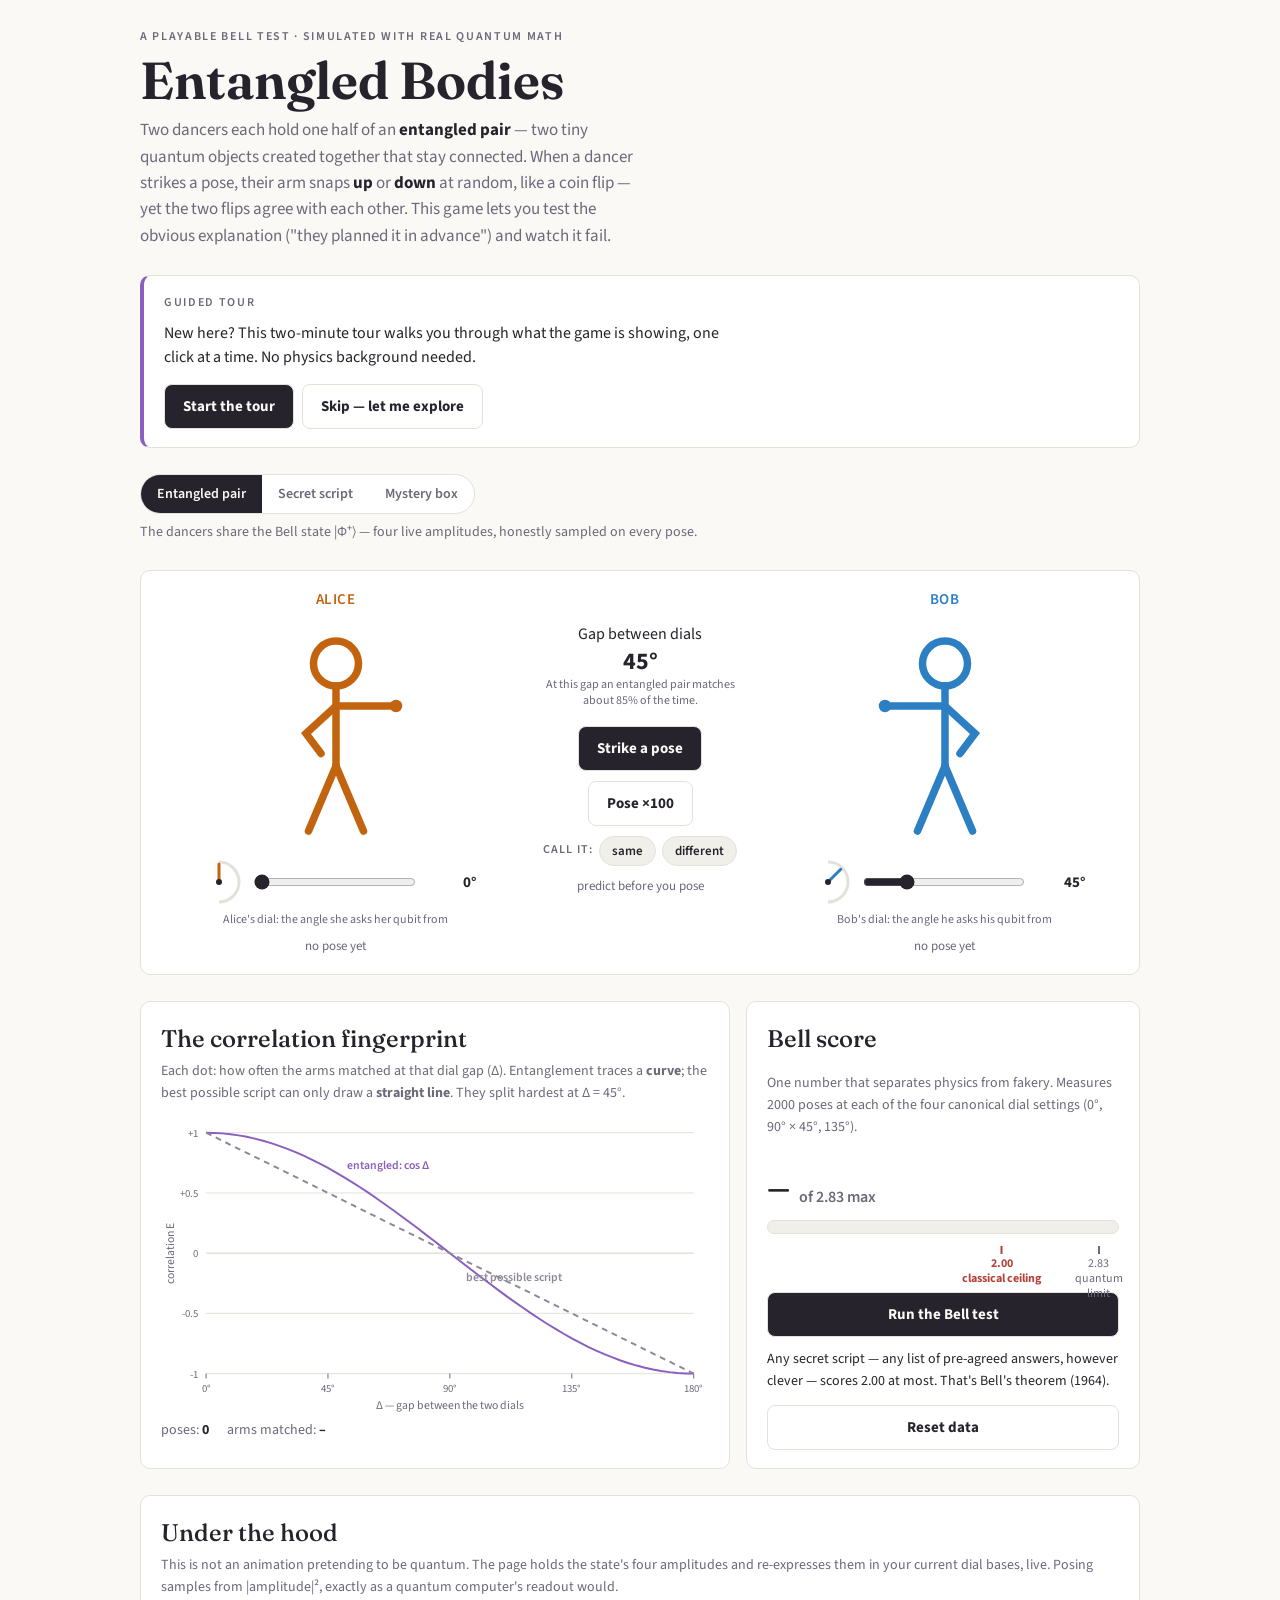
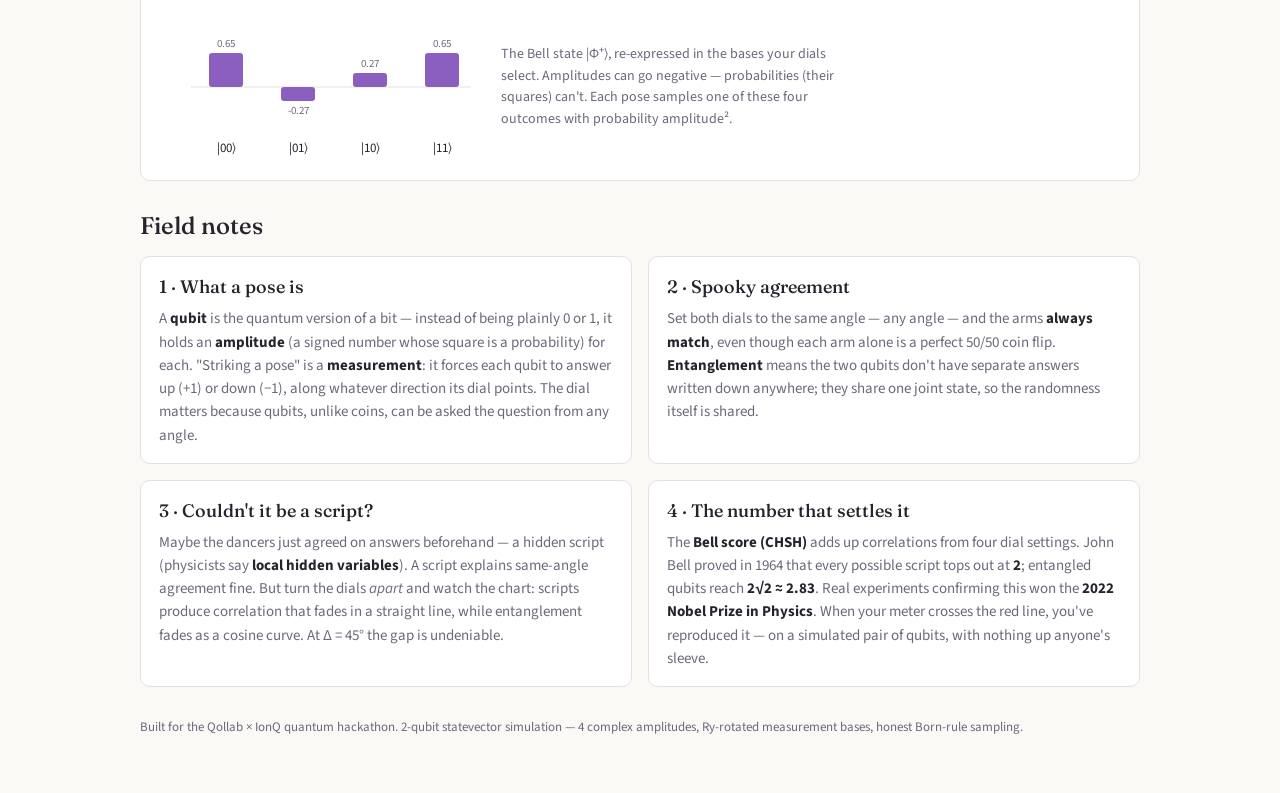
<file: index.html>
<!doctype html>
<html lang="en">
<head>
<meta charset="utf-8">
<meta name="viewport" content="width=device-width, initial-scale=1">
<title>Entangled Bodies</title>
<link rel="stylesheet" href="https://fonts.googleapis.com/css2?family=Fraunces:opsz,wght@9..144,500;9..144,640&family=Source+Sans+3:wght@400;600;700&display=swap">
<style>
/* Layout: a dark stage — two spotlit dancers up top, instruments (chart + meter) below, field notes last. */
:root{
  --bg:#faf9f6; --surface:#ffffff; --fg:#26232c; --muted:#6d687a; --line:#e4e1da;
  --alice:#C2640F; --bob:#2B7FC2; --curve-q:#8a5fbf; --curve-c:#8d8798;
  --ceiling:#b3433a; --ok:#2e7d4f; --chip:#f1efe9;
  --display:"Fraunces",Georgia,serif; --body:"Source Sans 3",system-ui,-apple-system,sans-serif;
}
@media (prefers-color-scheme: dark){
  :root:not([data-theme="light"]){
    --bg:#141318; --surface:#1d1c23; --fg:#ece9e2; --muted:#9b96a6; --line:#2e2c38;
    --alice:#D9761F; --bob:#3E8FC9; --curve-q:#a98fd6; --curve-c:#7b7589;
    --ceiling:#d9655b; --ok:#5cb884; --chip:#26242e;
    color-scheme:dark;
  }
}
:root[data-theme="dark"]{
  --bg:#141318; --surface:#1d1c23; --fg:#ece9e2; --muted:#9b96a6; --line:#2e2c38;
  --alice:#D9761F; --bob:#3E8FC9; --curve-q:#a98fd6; --curve-c:#7b7589;
  --ceiling:#d9655b; --ok:#5cb884; --chip:#26242e;
  color-scheme:dark;
}
*{box-sizing:border-box}
body{background:var(--bg);color:var(--fg);font-family:var(--body);font-size:16px;line-height:1.55;margin:0}
.wrap{max-width:1040px;margin:0 auto;padding-block:28px 56px;padding-inline:20px}
header.top{margin-bottom:22px}
.eyebrow{font-size:12px;letter-spacing:.14em;text-transform:uppercase;color:var(--muted);font-weight:600}
h1{font-family:var(--display);font-weight:640;font-size:clamp(34px,6vw,52px);line-height:1.05;margin:6px 0 10px;text-wrap:balance}
.lede{max-width:62ch;color:var(--muted);margin:0;font-size:17px}
.lede strong{color:var(--fg)}
h2{font-family:var(--display);font-weight:500;font-size:24px;margin:0 0 4px}
.panel{background:var(--surface);border:1px solid var(--line);border-radius:10px;padding:18px 20px}
.section{margin-top:26px}
.subnote{color:var(--muted);font-size:14px;margin:0 0 14px}

/* source picker */
.seg{display:inline-flex;border:1px solid var(--line);border-radius:999px;overflow:hidden;background:var(--surface)}
.seg button{appearance:none;border:0;background:transparent;color:var(--muted);font:600 14px var(--body);padding:9px 16px;cursor:pointer}
.seg button[aria-pressed="true"]{background:var(--fg);color:var(--bg)}
.seg button:focus-visible{outline:2px solid var(--bob);outline-offset:-2px}
.src-desc{color:var(--muted);font-size:14px;margin-top:8px;min-height:1.4em}

/* guided tour */
.tour{border-left:4px solid var(--curve-q)}
.tour-head{display:flex;justify-content:space-between;align-items:baseline;gap:10px;flex-wrap:wrap}
.tour-step{color:var(--muted);font-size:13px;font-variant-numeric:tabular-nums}
.tour-text{margin:8px 0 14px;max-width:72ch;font-size:16px}
.tour-btns{display:flex;gap:8px;flex-wrap:wrap}

/* stage */
.stage{display:grid;grid-template-columns:1fr auto 1fr;gap:16px;align-items:stretch}
@media (max-width:760px){.stage{grid-template-columns:1fr}}
.dancer{display:flex;flex-direction:column;align-items:center;gap:6px;min-width:0}
.dancer h3{margin:0;font:600 15px var(--body);letter-spacing:.04em;text-transform:uppercase}
.dancer.alice h3{color:var(--alice)} .dancer.bob h3{color:var(--bob)}
.figure{width:min(200px,60vw)}
.arm-sig{transition:transform .45s cubic-bezier(.34,1.45,.5,1)}
@media (prefers-reduced-motion: reduce){.arm-sig{transition:none}}
.dialrow{display:flex;align-items:center;gap:10px;width:100%;max-width:280px}
.dialrow svg{flex:0 0 auto}
.dialrow input[type=range]{flex:1;min-width:0;accent-color:var(--fg)}
.angle-read{font-variant-numeric:tabular-nums;font-weight:700;font-size:15px;min-width:3.2em;text-align:right}
.outcome{font-size:13px;color:var(--muted);min-height:1.3em;font-variant-numeric:tabular-nums}
.midcol{display:flex;flex-direction:column;justify-content:center;align-items:center;gap:10px;padding:8px 4px}
button.act{appearance:none;font:700 15px var(--body);border-radius:8px;border:1px solid var(--line);
  background:var(--fg);color:var(--bg);padding:11px 18px;cursor:pointer;white-space:nowrap}
button.act.ghost{background:var(--surface);color:var(--fg)}
button.act:focus-visible{outline:2px solid var(--bob);outline-offset:2px}
button.act:disabled{opacity:.45;cursor:default}
.callrow{display:flex;gap:6px;align-items:center;flex-wrap:wrap;justify-content:center}
.callrow .lbl{font-size:12px;letter-spacing:.1em;text-transform:uppercase;color:var(--muted);font-weight:600}
button.call{appearance:none;font:600 13px var(--body);border:1px solid var(--line);background:var(--chip);
  color:var(--fg);border-radius:999px;padding:5px 12px;cursor:pointer}
button.call[aria-pressed="true"]{border-color:var(--fg);background:var(--fg);color:var(--bg)}
.callstat{font-size:13px;color:var(--muted);font-variant-numeric:tabular-nums;min-height:1.3em;text-align:center}

/* results */
.results{display:grid;grid-template-columns:3fr 2fr;gap:16px;align-items:stretch}
@media (max-width:860px){.results{grid-template-columns:1fr}}
.chartbox{position:relative;min-width:0}
.chartbox svg{width:100%;height:auto;display:block}
.tip{position:absolute;pointer-events:none;background:var(--fg);color:var(--bg);font:600 12px var(--body);
  padding:4px 8px;border-radius:6px;transform:translate(-50%,-130%);white-space:nowrap;font-variant-numeric:tabular-nums}
.tally{display:flex;gap:18px;flex-wrap:wrap;color:var(--muted);font-size:14px;margin-top:8px}
.tally b{color:var(--fg);font-variant-numeric:tabular-nums}
.meterbox{display:flex;flex-direction:column;gap:12px}
.meter-val{font-family:var(--display);font-size:44px;font-weight:640;line-height:1;font-variant-numeric:tabular-nums}
.meter-val small{font-size:16px;color:var(--muted);font-family:var(--body);font-weight:600}
.meter-track{position:relative;height:14px;border-radius:7px;background:var(--chip);border:1px solid var(--line)}
.meter-fill{position:absolute;inset:0;border-radius:7px;background:var(--curve-q);width:0%;transition:width .6s ease;max-width:100%}
.meter-marks{position:relative;height:34px;font-size:12px;color:var(--muted)}
.mark{position:absolute;transform:translateX(-50%);text-align:center;line-height:1.25}
.mark::before{content:"";display:block;width:2px;height:8px;margin:0 auto 2px;background:currentColor}
.mark.ceiling{color:var(--ceiling);font-weight:700}
.verdict{font-size:14px;min-height:2.8em;margin:0}
.verdict.beat{color:var(--ok);font-weight:600}

/* under the hood */
.amps{display:grid;grid-template-columns:1fr;gap:4px}
.hood-grid{display:grid;grid-template-columns:auto 1fr;gap:20px;align-items:center}
@media (max-width:700px){.hood-grid{grid-template-columns:1fr}}
.hood-note{color:var(--muted);font-size:14px;max-width:48ch}
.sealed{font-size:14px;color:var(--muted);font-style:italic}

/* field notes */
.notes{display:grid;grid-template-columns:1fr 1fr;gap:16px}
@media (max-width:700px){.notes{grid-template-columns:1fr}}
.note{background:var(--surface);border:1px solid var(--line);border-radius:10px;padding:16px 18px}
.note h3{font-family:var(--display);font-weight:500;font-size:18px;margin:0 0 6px}
.note p{margin:0;font-size:15px;color:var(--muted)}
.note p b, .note p strong{color:var(--fg)}
footer{margin-top:30px;color:var(--muted);font-size:13px}
.hw{border-top:1px solid var(--line);padding-top:14px;margin-top:4px}
.hw h3{margin:0 0 6px;font-family:var(--display);font-size:18px}
.hw-row{display:flex;gap:12px;align-items:center;flex-wrap:wrap}
.hw-row label{font-size:14px;color:var(--muted)}
.hw-row select{font:inherit;padding:4px 6px;margin-left:4px;background:var(--surface);color:var(--fg);border:1px solid var(--line);border-radius:6px}
.hw-s{font-family:var(--display);font-size:34px;margin:12px 0 2px}
.hw-s small{display:block;margin-top:4px;font-size:14px;color:var(--muted);font-family:var(--body)}
.hw-table{width:100%;border-collapse:collapse;font-size:13px;margin-top:8px}
.hw-table th,.hw-table td{text-align:right;padding:4px 6px;border-bottom:1px solid var(--line)}
.hw-table th:first-child,.hw-table td:first-child{text-align:left}
.hw-table th{color:var(--muted);font-weight:600}
.hw-wait{color:var(--muted);font-size:14px;margin:10px 0 0}
.dialnote{font-size:12px;color:var(--muted);text-align:center;max-width:280px}
.gapbox{display:flex;flex-direction:column;align-items:center;gap:2px;text-align:center;margin-bottom:6px;max-width:220px}
.gapbox b{font-size:24px;font-variant-numeric:tabular-nums;line-height:1.1}
.gaphint{font-size:12px;color:var(--muted);line-height:1.35}
.batchstat{color:var(--fg);font-weight:600;max-width:220px}
</style>
</head>
<body>


<div class="wrap">
<header class="top">
  <div class="eyebrow">A playable Bell test · simulated with real quantum math</div>
  <h1>Entangled Bodies</h1>
  <p class="lede">Two dancers each hold one half of an <strong>entangled pair</strong> — two tiny quantum objects created together that stay connected. When a dancer strikes a pose, their arm snaps <strong>up</strong> or <strong>down</strong> at random, like a coin flip — yet the two flips agree with each other. This game lets you test the obvious explanation ("they planned it in advance") and watch it fail.</p>
</header>

<section class="section panel tour" aria-label="Guided tour" id="tourBox">
  <div class="tour-head">
    <span class="eyebrow">Guided tour</span>
    <span class="tour-step" id="tourCount"></span>
  </div>
  <p class="tour-text" id="tourText"></p>
  <div class="tour-btns">
    <button class="act" id="tourNext">Start the tour</button>
    <button class="act ghost" id="tourSkip">Skip — let me explore</button>
  </div>
</section>

<section class="section" aria-label="Source">
  <div class="seg" role="group" aria-label="What the dancers share">
    <button id="src-q" aria-pressed="true">Entangled pair</button>
    <button id="src-c" aria-pressed="false">Secret script</button>
    <button id="src-m" aria-pressed="false">Mystery box</button>
  </div>
  <p class="src-desc" id="srcDesc">The dancers share the Bell state |Φ⁺⟩ — four live amplitudes, honestly sampled on every pose.</p>
</section>

<section class="section panel" aria-label="Stage">
  <div class="stage">
    <div class="dancer alice">
      <h3>Alice</h3>
      <svg class="figure" viewBox="0 0 160 190" aria-label="Alice dancer figure">
        <g stroke="var(--alice)" stroke-width="6" stroke-linecap="round" fill="none">
          <circle cx="80" cy="38" r="18" fill="var(--surface)"/>
          <line x1="80" y1="56" x2="80" y2="120"/>
          <line x1="80" y1="120" x2="58" y2="172"/>
          <line x1="80" y1="120" x2="102" y2="172"/>
          <path d="M80 72 L56 94 L68 110"/>
          <g id="armA" class="arm-sig" style="transform-origin:80px 72px">
            <line x1="80" y1="72" x2="128" y2="72"/>
            <circle cx="128" cy="72" r="5" fill="var(--alice)" stroke="none"/>
          </g>
        </g>
      </svg>
      <div class="dialrow">
        <svg width="46" height="46" viewBox="0 0 46 46" aria-hidden="true">
          <path d="M23 3 A20 20 0 0 1 23 43" fill="none" stroke="var(--line)" stroke-width="3"/>
          <line id="needleA" x1="23" y1="23" x2="23" y2="5" stroke="var(--alice)" stroke-width="3" stroke-linecap="round" style="transform-origin:23px 23px"/>
          <circle cx="23" cy="23" r="3" fill="var(--fg)"/>
        </svg>
        <input type="range" id="angleA" min="0" max="180" value="0" step="5" aria-label="Alice measurement angle">
        <span class="angle-read" id="readA">0°</span>
      </div>
      <div class="dialnote">Alice's dial: the angle she asks her qubit from</div>
      <div class="outcome" id="outA">no pose yet</div>
    </div>

    <div class="midcol">
      <div class="gapbox"><span class="lbl">Gap between dials</span><b id="gapVal">45°</b><span class="gaphint" id="gapHint"></span></div>
      <button class="act" id="poseBtn">Strike a pose</button>
      <button class="act ghost" id="pose100Btn">Pose ×100</button>
      <div class="callrow">
        <span class="lbl">Call it:</span>
        <button class="call" id="callSame" aria-pressed="false">same</button>
        <button class="call" id="callDiff" aria-pressed="false">different</button>
      </div>
      <div class="callstat" id="callStat">predict before you pose</div>
      <div class="callstat batchstat" id="batchStat" aria-live="polite"></div>
    </div>

    <div class="dancer bob">
      <h3>Bob</h3>
      <svg class="figure" viewBox="0 0 160 190" aria-label="Bob dancer figure">
        <g stroke="var(--bob)" stroke-width="6" stroke-linecap="round" fill="none">
          <circle cx="80" cy="38" r="18" fill="var(--surface)"/>
          <line x1="80" y1="56" x2="80" y2="120"/>
          <line x1="80" y1="120" x2="58" y2="172"/>
          <line x1="80" y1="120" x2="102" y2="172"/>
          <path d="M80 72 L104 94 L92 110"/>
          <g id="armB" class="arm-sig" style="transform-origin:80px 72px">
            <line x1="80" y1="72" x2="32" y2="72"/>
            <circle cx="32" cy="72" r="5" fill="var(--bob)" stroke="none"/>
          </g>
        </g>
      </svg>
      <div class="dialrow">
        <svg width="46" height="46" viewBox="0 0 46 46" aria-hidden="true">
          <path d="M23 3 A20 20 0 0 1 23 43" fill="none" stroke="var(--line)" stroke-width="3"/>
          <line id="needleB" x1="23" y1="23" x2="23" y2="5" stroke="var(--bob)" stroke-width="3" stroke-linecap="round" style="transform-origin:23px 23px"/>
          <circle cx="23" cy="23" r="3" fill="var(--fg)"/>
        </svg>
        <input type="range" id="angleB" min="0" max="180" value="45" step="5" aria-label="Bob measurement angle">
        <span class="angle-read" id="readB">45°</span>
      </div>
      <div class="dialnote">Bob's dial: the angle he asks his qubit from</div>
      <div class="outcome" id="outB">no pose yet</div>
    </div>
  </div>
</section>

<section class="section">
  <div class="results">
    <div class="panel chartbox">
      <h2>The correlation fingerprint</h2>
      <p class="subnote">Each dot: how often the arms matched at that dial gap (Δ). Entanglement traces a <b>curve</b>; the best possible script can only draw a <b>straight line</b>. They split hardest at Δ = 45°.</p>
      <svg id="chart" viewBox="0 0 560 300" role="img" aria-label="Correlation versus angle difference"></svg>
      <div class="tally"><span>poses: <b id="tShots">0</b></span><span>arms matched: <b id="tSame">–</b></span></div>
      <div class="tip" id="tip" hidden></div>
    </div>
    <div class="panel meterbox">
      <h2>Bell score</h2>
      <p class="subnote">One number that separates physics from fakery. Measures 2000 poses at each of the four canonical dial settings (0°, 90° × 45°, 135°).</p>
      <div class="meter-val"><span id="sVal">–</span> <small>of 2.83 max</small></div>
      <div class="meter-track"><div class="meter-fill" id="sFill"></div></div>
      <div class="meter-marks">
        <span class="mark ceiling" style="left:66.7%">2.00<br>classical ceiling</span>
        <span class="mark" style="left:94.3%">2.83<br>quantum limit</span>
      </div>
      <button class="act" id="bellBtn">Run the Bell test</button>
      <p class="verdict" id="verdict">Any secret script — any list of pre-agreed answers, however clever — scores 2.00 at most. That's Bell's theorem (1964).</p>
      <button class="act ghost" id="resetBtn">Reset data</button>
      <div class="hw" id="hwBox" hidden>
        <h3 id="hwTitle">Now on a real quantum backend</h3>
        <p class="subnote" id="hwNote"></p>
        <div class="hw-row"><label for="hwShots">Shots <select id="hwShots"><option value="200">200</option><option value="500" selected>500</option><option value="1000">1000</option></select></label><button class="act" id="hwBtn">Run it</button></div>
        <div id="hwResult" aria-live="polite"></div>
      </div>
    </div>
  </div>
</section>

<section class="section panel" aria-label="Under the hood">
  <h2>Under the hood</h2>
  <p class="subnote">This is not an animation pretending to be quantum. The page holds the state's four amplitudes and re-expresses them in your current dial bases, live. Posing samples from |amplitude|², exactly as a quantum computer's readout would.</p>
  <div class="hood-grid">
    <svg id="ampSvg" width="320" height="150" viewBox="0 0 320 150" role="img" aria-label="Live amplitudes"></svg>
    <p class="hood-note" id="hoodNote"></p>
  </div>
</section>

<section class="section">
  <h2 style="margin-bottom:12px">Field notes</h2>
  <div class="notes">
    <div class="note"><h3>1 · What a pose is</h3>
      <p>A <b>qubit</b> is the quantum version of a bit — instead of being plainly 0 or 1, it holds an <b>amplitude</b> (a signed number whose square is a probability) for each. "Striking a pose" is a <b>measurement</b>: it forces each qubit to answer up (+1) or down (−1), along whatever direction its dial points. The dial matters because qubits, unlike coins, can be asked the question from any angle.</p></div>
    <div class="note"><h3>2 · Spooky agreement</h3>
      <p>Set both dials to the same angle — any angle — and the arms <b>always match</b>, even though each arm alone is a perfect 50/50 coin flip. <b>Entanglement</b> means the two qubits don't have separate answers written down anywhere; they share one joint state, so the randomness itself is shared.</p></div>
    <div class="note"><h3>3 · Couldn't it be a script?</h3>
      <p>Maybe the dancers just agreed on answers beforehand — a hidden script (physicists say <b>local hidden variables</b>). A script explains same-angle agreement fine. But turn the dials <i>apart</i> and watch the chart: scripts produce correlation that fades in a straight line, while entanglement fades as a cosine curve. At Δ = 45° the gap is undeniable.</p></div>
    <div class="note"><h3>4 · The number that settles it</h3>
      <p>The <b>Bell score (CHSH)</b> adds up correlations from four dial settings. John Bell proved in 1964 that every possible script tops out at <b>2</b>; entangled qubits reach <b>2√2 ≈ 2.83</b>. Real experiments confirming this won the <b>2022 Nobel Prize in Physics</b>. When your meter crosses the red line, you've reproduced it — on a simulated pair of qubits, with nothing up anyone's sleeve.</p></div>
  </div>
</section>

<footer>Built for the Qollab × IonQ quantum hackathon. 2-qubit statevector simulation — 4 complex amplitudes, Ry-rotated measurement bases, honest Born-rule sampling.</footer>
</div>

<script>
(function(){
"use strict";
// ---------- quantum core (verified: E = cos(a-b), CHSH = 2.828) ----------
var SQ=Math.SQRT1_2, D2R=Math.PI/180;
function ry(t){var c=Math.cos(t/2),s=Math.sin(t/2);return [[c,-s],[s,c]];}
// state: 4 real amplitudes (Phi+ with Ry stays real): |00>,|01>,|10>,|11>, Alice = left bit
function applyGate(st,U,q){
  var out=[0,0,0,0];
  for(var i=0;i<4;i++){
    var bit=q===0?(i>>1)&1:i&1;
    for(var b=0;b<2;b++){
      var j=q===0?((b<<1)|(i&1)):((i&2)|b);
      out[i]+=U[bit][b]*st[j];
    }
  }
  return out;
}
function measuredAmps(aDeg,bDeg){
  var st=[SQ,0,0,SQ];
  st=applyGate(st,ry(-aDeg*D2R),0);
  st=applyGate(st,ry(-bDeg*D2R),1);
  return st;
}
function quantumSample(a,b){
  var st=measuredAmps(a,b), p=st.map(function(x){return x*x;});
  var r=Math.random(),i=0;
  while(i<3&&r>p[i]){r-=p[i];i++;}
  return [((i>>1)&1)?-1:1,(i&1)?-1:1];
}
// best local-hidden-variable script: shared random direction lambda
function classicalSample(a,b){
  var lam=Math.random()*360;
  var sgn=function(x){return Math.cos(x*D2R)>=0?1:-1;};
  return [sgn(a-lam),sgn(b-lam)];
}

// ---------- state ----------
var source='quantum', mysteryActual=null, mysteryRevealed=false;
var NB=12, bins=[], shots=0, same=0;
var call=null, callsMade=0, callsRight=0;
function resetBins(){bins=[];for(var i=0;i<NB;i++)bins.push({sum:0,n:0});shots=0;same=0;}
resetBins();

function effSource(){return source==='mystery'?mysteryActual:source;}
function sample(a,b){return effSource()==='classical'?classicalSample(a,b):quantumSample(a,b);}

// ---------- dom ----------
function $(id){return document.getElementById(id);}
var angleA=$('angleA'),angleB=$('angleB');
function aVal(){return +angleA.value;} function bVal(){return +angleB.value;}

function fold(d){d=Math.abs(d)%360;if(d>180)d=360-d;return d;}

// ---------- dancers ----------
function setNeedles(){
  $('needleA').style.transform='rotate('+aVal()+'deg)';
  $('needleB').style.transform='rotate('+bVal()+'deg)';
  $('readA').textContent=aVal()+'°';
  $('readB').textContent=bVal()+'°';
}
function setArm(el,v){ // +1 up, -1 down, 0 neutral
  // Alice's arm points right and Bob's points left, so "up" is a mirrored rotation for Bob.
  var mirror=el.id==='armB'?-1:1;
  el.style.transform=v===0?'rotate(0deg)':'rotate('+(v>0?-55:55)*mirror+'deg)';
}

// ---------- recording ----------
function record(a,b,prod){
  var d=fold(a-b), idx=Math.min(NB-1,Math.floor(d/(180/NB)));
  bins[idx].sum+=prod;bins[idx].n++;
  shots++;if(prod>0)same++;
}
function updateTally(){
  $('tShots').textContent=shots;
  $('tSame').textContent=shots?Math.round(100*same/shots)+'%':'–';
}

// ---------- chart ----------
var CW=560,CH=300,ML=46,MR=16,MT=14,MB=40;
function xOf(d){return ML+(d/180)*(CW-ML-MR);}
function yOf(e){return MT+(1-(e+1)/2)*(CH-MT-MB);}
function curvePath(fn){
  var pts=[];
  for(var d=0;d<=180;d+=3)pts.push((d?'L':'M')+xOf(d).toFixed(1)+' '+yOf(fn(d)).toFixed(1));
  return pts.join(' ');
}
function drawChart(){
  var s='';
  // grid + axes
  [-1,-0.5,0,0.5,1].forEach(function(e){
    var y=yOf(e);
    s+='<line x1="'+ML+'" y1="'+y+'" x2="'+(CW-MR)+'" y2="'+y+'" stroke="var(--line)" stroke-width="'+(e===0?1.5:1)+'"/>';
    s+='<text x="'+(ML-8)+'" y="'+(y+4)+'" text-anchor="end" font-size="11" fill="var(--muted)" font-family="var(--body)">'+(e>0?'+':'')+e+'</text>';
  });
  [0,45,90,135,180].forEach(function(d){
    var x=xOf(d);
    s+='<line x1="'+x+'" y1="'+(CH-MB)+'" x2="'+x+'" y2="'+(CH-MB+5)+'" stroke="var(--muted)"/>';
    s+='<text x="'+x+'" y="'+(CH-MB+19)+'" text-anchor="middle" font-size="11" fill="var(--muted)" font-family="var(--body)">'+d+'°</text>';
  });
  s+='<text x="'+((ML+CW-MR)/2)+'" y="'+(CH-4)+'" text-anchor="middle" font-size="12" fill="var(--muted)" font-family="var(--body)">Δ — gap between the two dials</text>';
  s+='<text transform="translate(13 '+((MT+CH-MB)/2)+') rotate(-90)" text-anchor="middle" font-size="12" fill="var(--muted)" font-family="var(--body)">correlation E</text>';
  // reference curves
  s+='<path d="'+curvePath(function(d){return Math.cos(d*D2R);})+'" fill="none" stroke="var(--curve-q)" stroke-width="2"/>';
  s+='<path d="'+curvePath(function(d){return 1-2*d/180;})+'" fill="none" stroke="var(--curve-c)" stroke-width="2" stroke-dasharray="6 5"/>';
  s+='<text x="'+(xOf(52))+'" y="'+(yOf(Math.cos(52*D2R))-10)+'" font-size="12" font-weight="600" fill="var(--curve-q)" font-family="var(--body)">entangled: cos Δ</text>';
  s+='<text x="'+(xOf(96))+'" y="'+(yOf(1-2*96/180)+20)+'" font-size="12" font-weight="600" fill="var(--curve-c)" font-family="var(--body)">best possible script</text>';
  // data dots
  for(var i=0;i<NB;i++){
    if(!bins[i].n)continue;
    var d=(i+0.5)*(180/NB), e=bins[i].sum/bins[i].n;
    s+='<circle cx="'+xOf(d).toFixed(1)+'" cy="'+yOf(e).toFixed(1)+'" r="5.5" fill="var(--fg)" stroke="var(--surface)" stroke-width="2" data-bin="'+i+'" style="cursor:pointer"/>';
  }
  $('chart').innerHTML=s;
}
// tooltip
$('chart').addEventListener('mousemove',function(ev){
  var t=ev.target,tip=$('tip');
  if(t.tagName==='circle'&&t.hasAttribute('data-bin')){
    var i=+t.getAttribute('data-bin'),bw=180/NB;
    tip.textContent='Δ '+(i*bw)+'–'+((i+1)*bw)+'° · E = '+(bins[i].sum/bins[i].n).toFixed(2)+' · n = '+bins[i].n;
    var r=$('chart').getBoundingClientRect(),cr=t.getBoundingClientRect();
    tip.style.left=(cr.left+cr.width/2-r.left)+'px';
    tip.style.top=(cr.top-r.top+14)+'px';
    tip.hidden=false;
  } else tip.hidden=true;
});
$('chart').addEventListener('mouseleave',function(){$('tip').hidden=true;});

// ---------- amplitudes panel ----------
function drawAmps(){
  var svg=$('ampSvg'),note=$('hoodNote'),src=source;
  if(src==='mystery'&&!mysteryRevealed){
    svg.innerHTML='<text x="160" y="80" text-anchor="middle" font-size="13" fill="var(--muted)" font-family="var(--body)" font-style="italic">sealed until you reveal the mystery box</text>';
    note.textContent='No peeking. Decide from the evidence — the chart and the Bell score — then reveal.';
    return;
  }
  var eff=effSource();
  if(eff==='classical'){
    svg.innerHTML='<text x="160" y="72" text-anchor="middle" font-size="13" fill="var(--muted)" font-family="var(--body)">no amplitudes here —</text>'+
      '<text x="160" y="92" text-anchor="middle" font-size="13" fill="var(--muted)" font-family="var(--body)">just a hidden script: A = sign cos(a−λ)</text>';
    note.textContent='In script mode the dancers carry pre-agreed answers (a shared random direction λ). It imitates quantum correlation as well as anything classical can — which is exactly what the Bell test exposes.';
    return;
  }
  var amps=measuredAmps(aVal(),bVal());
  var labels=['|00⟩','|01⟩','|10⟩','|11⟩'];
  var zero=75,hmax=52,bw=34,gap=38,x0=48,s='';
  s+='<line x1="30" y1="'+zero+'" x2="310" y2="'+zero+'" stroke="var(--line)"/>';
  for(var i=0;i<4;i++){
    var x=x0+i*(bw+gap),h=amps[i]*hmax;
    var y=h>=0?zero-h:zero, hh=Math.abs(h);
    s+='<rect x="'+x+'" y="'+y.toFixed(1)+'" width="'+bw+'" height="'+Math.max(hh,0.5).toFixed(1)+'" rx="3" fill="var(--curve-q)"/>';
    s+='<text x="'+(x+bw/2)+'" y="140" text-anchor="middle" font-size="13" fill="var(--fg)" font-family="var(--body)">'+labels[i]+'</text>';
    s+='<text x="'+(x+bw/2)+'" y="'+(h>=0?(zero-h-6):(zero+hh+13)).toFixed(1)+'" text-anchor="middle" font-size="11" fill="var(--muted)" font-family="var(--body)">'+amps[i].toFixed(2)+'</text>';
  }
  svg.innerHTML=s;
  note.textContent='The Bell state |Φ⁺⟩, re-expressed in the bases your dials select. Amplitudes can go negative — probabilities (their squares) can\'t. Each pose samples one of these four outcomes with probability amplitude².';
}

// ---------- actions ----------
function clearCall(){call=null;$('callSame').setAttribute('aria-pressed','false');$('callDiff').setAttribute('aria-pressed','false');}
$('callSame').addEventListener('click',function(){call='same';this.setAttribute('aria-pressed','true');$('callDiff').setAttribute('aria-pressed','false');});
$('callDiff').addEventListener('click',function(){call='diff';this.setAttribute('aria-pressed','true');$('callSame').setAttribute('aria-pressed','false');});

function pose(){
  var a=aVal(),b=bVal(),r=sample(a,b);
  setArm($('armA'),r[0]);setArm($('armB'),r[1]);
  $('outA').textContent='arm '+(r[0]>0?'UP (+1)':'DOWN (−1)');
  $('outB').textContent='arm '+(r[1]>0?'UP (+1)':'DOWN (−1)');
  record(a,b,r[0]*r[1]);
  if(call){
    callsMade++;
    var matched=r[0]*r[1]>0, right=(call==='same')===matched;
    if(right)callsRight++;
    $('callStat').textContent=(right?'✓ called it':'✗ missed')+' · '+callsRight+'/'+callsMade+' right';
    clearCall();
  }
  updateTally();drawChart();
}
$('poseBtn').addEventListener('click',pose);
$('pose100Btn').addEventListener('click',function(){
  var a=aVal(),b=bVal(),last=[1,1],matched=0;
  for(var k=0;k<100;k++){last=sample(a,b);record(a,b,last[0]*last[1]);if(last[0]*last[1]>0)matched++;}
  $('batchStat').textContent='100 poses at a '+fold(a-b)+'° gap: arms matched '+matched+' times ('+matched+'%). They\'re added to the chart below.';
  setArm($('armA'),last[0]);setArm($('armB'),last[1]);
  $('outA').textContent='last of 100: '+(last[0]>0?'UP':'DOWN');
  $('outB').textContent='last of 100: '+(last[1]>0?'UP':'DOWN');
  updateTally();drawChart();
});

$('bellBtn').addEventListener('click',function(){
  // 2000 poses per setting keeps chance scatter near ±0.04. The best script averages exactly 2.00,
  // so a verdict needs S to clear 2 by three standard errors, or a lucky script would "win".
  var settings=[[0,45,1],[90,45,1],[90,135,1],[0,135,-1]],S=0,N=2000,varS=0;
  settings.forEach(function(st){
    var sum=0;
    for(var k=0;k<N;k++){var r=sample(st[0],st[1]);sum+=r[0]*r[1];record(st[0],st[1],r[0]*r[1]);}
    var E=sum/N; S+=st[2]*E; varS+=(1-E*E)/N;
  });
  var err=Math.sqrt(varS);
  $('sVal').textContent=S.toFixed(2)+' ± '+err.toFixed(2);
  $('sFill').style.width=Math.max(0,Math.min(100,(S/3)*100))+'%';
  var v=$('verdict');
  if(S-3*err>2){v.textContent='S = '+S.toFixed(2)+' ± '+err.toFixed(2)+', well above the classical ceiling even allowing for chance. No script, no pre-agreed answers, no local trick can score this. These two share one quantum state.';v.className='verdict beat';}
  else{v.textContent='S = '+S.toFixed(2)+' ± '+err.toFixed(2)+', within classical reach. A script can land here by chance; nothing here requires entanglement.';v.className='verdict';}
  updateTally();drawChart();
});

$('resetBtn').addEventListener('click',function(){
  resetBins();updateTally();drawChart();
  $('sVal').textContent='–';$('sFill').style.width='0%';
  $('verdict').textContent='Any secret script — any list of pre-agreed answers, however clever — scores 2.00 at most. That\'s Bell\'s theorem (1964).';
  $('verdict').className='verdict';
  callsMade=0;callsRight=0;$('callStat').textContent='predict before you pose';clearCall();$('batchStat').textContent='';
  setArm($('armA'),0);setArm($('armB'),0);
  $('outA').textContent='no pose yet';$('outB').textContent='no pose yet';
});

// ---------- source switching ----------
var descs={
  quantum:'The dancers share the Bell state |Φ⁺⟩ — four live amplitudes, honestly sampled on every pose.',
  classical:'The dancers carry a secret script: pre-agreed answers from a shared random direction. The best fake that physics allows.',
  mystery:'One of the two, chosen at random and hidden. Gather evidence, then reveal.'
};
function setSource(s){
  source=s;
  updateGap();
  $('src-q').setAttribute('aria-pressed',s==='quantum');
  $('src-c').setAttribute('aria-pressed',s==='classical');
  $('src-m').setAttribute('aria-pressed',s==='mystery');
  if(s==='mystery'){
    mysteryActual=Math.random()<0.5?'quantum':'classical';
    mysteryRevealed=false;
    $('srcDesc').innerHTML=descs.mystery+' <button class="call" id="revealBtn">reveal</button>';
    $('revealBtn').addEventListener('click',function(){
      mysteryRevealed=true;
      $('srcDesc').textContent='The box held: '+(mysteryActual==='quantum'?'an ENTANGLED PAIR.':'a SECRET SCRIPT.')+' Did the evidence tell you?';
      drawAmps();
    });
  } else {
    $('srcDesc').textContent=descs[s];
  }
  $('resetBtn').click();
  drawAmps();
}
$('src-q').addEventListener('click',function(){setSource('quantum');});
$('src-c').addEventListener('click',function(){setSource('classical');});
$('src-m').addEventListener('click',function(){setSource('mystery');});

// ---------- live updates ----------
function updateGap(){
  var gap=fold(aVal()-bVal()), q=Math.round(100*Math.pow(Math.cos(gap*D2R/2),2)), c=Math.round(100*(1-gap/180)), hint;
  $('gapVal').textContent=gap+'°';
  if(gap===0)hint='Same question: an entangled pair always matches.';
  else if(gap===180)hint='Opposite questions: an entangled pair never matches.';
  else if(source==='classical')hint='At this gap a script matches about '+c+'% of the time.';
  else if(source==='mystery')hint='Entangled pair: about '+q+'% match. Script: about '+c+'%. Which one is it?';
  else hint='At this gap an entangled pair matches about '+q+'% of the time.';
  $('gapHint').textContent=hint;
}
function onDial(){setNeedles();drawAmps();updateGap();}
angleA.addEventListener('input',onDial);
angleB.addEventListener('input',onDial);

// ---------- guided tour ----------
var TOUR=[
 {t:"The setup, in plain words: a machine makes two tiny quantum particles together and hands one to each dancer. Each particle is a qubit — a quantum bit. Unlike a normal bit, a qubit only becomes 0 or 1 when you ask it, and you can ask the question from different angles. The dial under each dancer IS that angle, and 'striking a pose' is asking. The answer is always just arm UP (+1) or arm DOWN (−1).",
  s:function(){}},
 {t:"Both dials are now set to 0° — the dancers are asking their qubits the exact same question. Click 'Strike a pose' five or six times and watch the arms. Each dancer's answer is random... but the two of them ALWAYS match. Hit Next once you've seen it happen.",
  s:function(){angleA.value=0;angleB.value=0;onDial();}},
 {t:"That always-matching is the whole mystery. The sensible explanation: the two particles secretly agreed on their answers before they were separated — a script. Einstein believed something like this. It sounds completely reasonable. Your job for the rest of the tour is to catch the script red-handed.",
  s:function(){}},
 {t:"Bob's dial just moved to 90° — he's now asking a DIFFERENT question than Alice. Strike a few poses: the arms only match about half the time now. So the gap between the two dials (called Δ, 'delta') controls how often they agree. That gap is the knob that will expose the truth.",
  s:function(){angleA.value=0;angleB.value=90;onDial();}},
 {t:"Time to collect evidence. Click 'Pose ×100', then move one dial to a new angle and click it again — try four or five different gaps. Each dot on the chart below shows how correlated the answers were at that gap. Your dots should hug the solid CURVE, the one labeled 'entangled'.",
  s:function(){}},
 {t:"Now meet the imposter. The dancers just switched to 'Secret script' mode — pre-agreed answers, the best fake that's physically possible — and your data was cleared. Do exactly what you did before: Pose ×100 at several different gaps. This time the dots follow the dashed STRAIGHT LINE. Same game, different fingerprint — and no script can ever bend into a curve.",
  s:function(){setSource('classical');}},
 {t:"Back to the real entangled pair (data cleared again). Click 'Run the Bell test' — it strikes 2000 poses at each of four special dial settings and combines the results into one score. In 1964, John Bell proved that ANY script scores at most 2.00. Watch the meter break the red ceiling.",
  s:function(){setSource('quantum');}},
 {t:"And that's the whole story: a curve no straight line can imitate, and a score no script can reach. The two qubits never carried hidden answers — they share one quantum state, so the randomness itself is shared. Real versions of this experiment won the 2022 Nobel Prize in Physics. Try the Mystery box to test yourself, and read the field notes at the bottom. Tour complete!",
  s:function(){}}
];
var tourAt=-1;
function tourShow(){
  $('tourText').textContent=TOUR[tourAt].t;
  $('tourCount').textContent='step '+(tourAt+1)+' of '+TOUR.length;
  $('tourNext').textContent=tourAt===TOUR.length-1?'Finish':'Next';
  TOUR[tourAt].s();
}
$('tourNext').addEventListener('click',function(){
  tourAt++;
  if(tourAt>=TOUR.length){$('tourBox').hidden=true;return;}
  $('tourSkip').textContent='Skip the rest';
  tourShow();
});
$('tourSkip').addEventListener('click',function(){$('tourBox').hidden=true;});

// ---------- a real backend (the Qollab build attaches a host: Qiskit in the page + the Select QPU backend) ----------
var host=null, hostInfo=null, hostJobUsed=false;
function fmt(x){return (x>=0?'+':'−')+Math.abs(x).toFixed(3);}
function showBackendResult(r){
  // One standard error of S: each E from N poses has variance (1 − E²)/N.
  var err=Math.sqrt(r.correlations.reduce(function(t,e){return t+(1-e*e)/r.shots;},0)), beat=r.S-2*err>2;
  var rows=r.settings.map(function(st,k){
    return '<tr><td>Alice '+st[0]+'° · Bob '+st[1]+'°</td><td>'+fmt(r.correlations[k])+'</td><td>'+fmt(r.exact_correlations[k])+'</td></tr>';
  }).join('');
  $('hwResult').innerHTML='<p class="hw-s">S = '+r.S.toFixed(2)+' <small>± '+err.toFixed(2)+' · '+r.shots+' poses per setting · '+hostInfo.label+'</small></p>'+
    '<p class="verdict'+(beat?' beat':'')+'">'+(beat
      ?'Above 2, even allowing for chance. No script could do that. This came from qubits on '+hostInfo.label+(hostInfo.ionq?', noise and all.':'.')
      :'Not clearly above 2 this time'+(hostInfo.ionq?'. Noise can pull the score down; try more shots next Run.':'; try more shots.'))+'</p>'+
    '<table class="hw-table"><thead><tr><th>Dials</th><th>Measured E</th><th>Qiskit exact</th></tr></thead><tbody>'+rows+'</tbody></table>'+
    '<p class="hw-wait">Qiskit\'s exact answer is S = '+r.exact_S.toFixed(3)+' (the quantum maximum). Random sampling scatters around it by about ± '+err.toFixed(2)+'. All four settings ran as one '+(2*r.settings.length)+'-qubit job'+(r.seconds?' in '+r.seconds.toFixed(1)+' s':'')+'.</p>';
}
function runOnBackend(){
  var btn=$('hwBtn');
  if(hostInfo.ionq&&hostJobUsed){$('hwResult').innerHTML='<p class="hw-wait">Qollab gives you one IonQ job per Run. Press Stop, then Run again to send another.</p>';return;}
  if(hostInfo.paid&&btn.dataset.confirm!=='yes'){btn.dataset.confirm='yes';btn.textContent='Click again to spend Qollab credits';return;}
  btn.disabled=true;btn.textContent='Running…';
  $('hwResult').innerHTML='<p class="hw-wait">Sent to '+hostInfo.label+'. '+(hostInfo.ionq?'IonQ simulates every shot with real-device noise, so this can take a minute.':'')+'</p>';
  if(hostInfo.ionq)hostJobUsed=true;
  host.run(+$('hwShots').value).then(function(r){
    showBackendResult(r);
  },function(err){
    $('hwResult').innerHTML='<p class="hw-wait">That didn\'t work: '+String(err&&err.message||err).slice(0,200)+'</p>';
  }).then(function(){
    btn.disabled=hostInfo.ionq&&hostJobUsed;btn.dataset.confirm='';
    btn.textContent=btn.disabled?'One IonQ job per Run':'Run it again';
  });
}
window.entangledBodies={
  attachHost:function(h){
    host=h;
    return host.describe().then(function(info){
      hostInfo=info;
      $('hwTitle').textContent='Now on '+info.label;
      $('hwNote').textContent='The same four dial settings, run with Qiskit '+info.qiskit+' on the backend you picked in Select QPU. '+
        (info.ionq?'IonQ takes one job per Run, so all four settings go out together as one 8-qubit circuit.':'Pick an IonQ simulator there to see real-device noise.');
      $('hwBtn').textContent='Run it on '+info.short;
      $('hwBox').hidden=false;
      return info;
    });
  }
};
$('hwBtn').addEventListener('click',runOnBackend);

// ---------- boot ----------
function start(){
  setNeedles();drawChart();drawAmps();updateTally();updateGap();
  $('tourText').textContent='New here? This two-minute tour walks you through what the game is showing, one click at a time. No physics background needed.';
  $('tourCount').textContent='';
}
if(window.claude&&window.claude.hot&&window.claude.hot.ready){window.claude.hot.ready(start);}else{start();}
})();
</script>

</body>
</html>
</file>
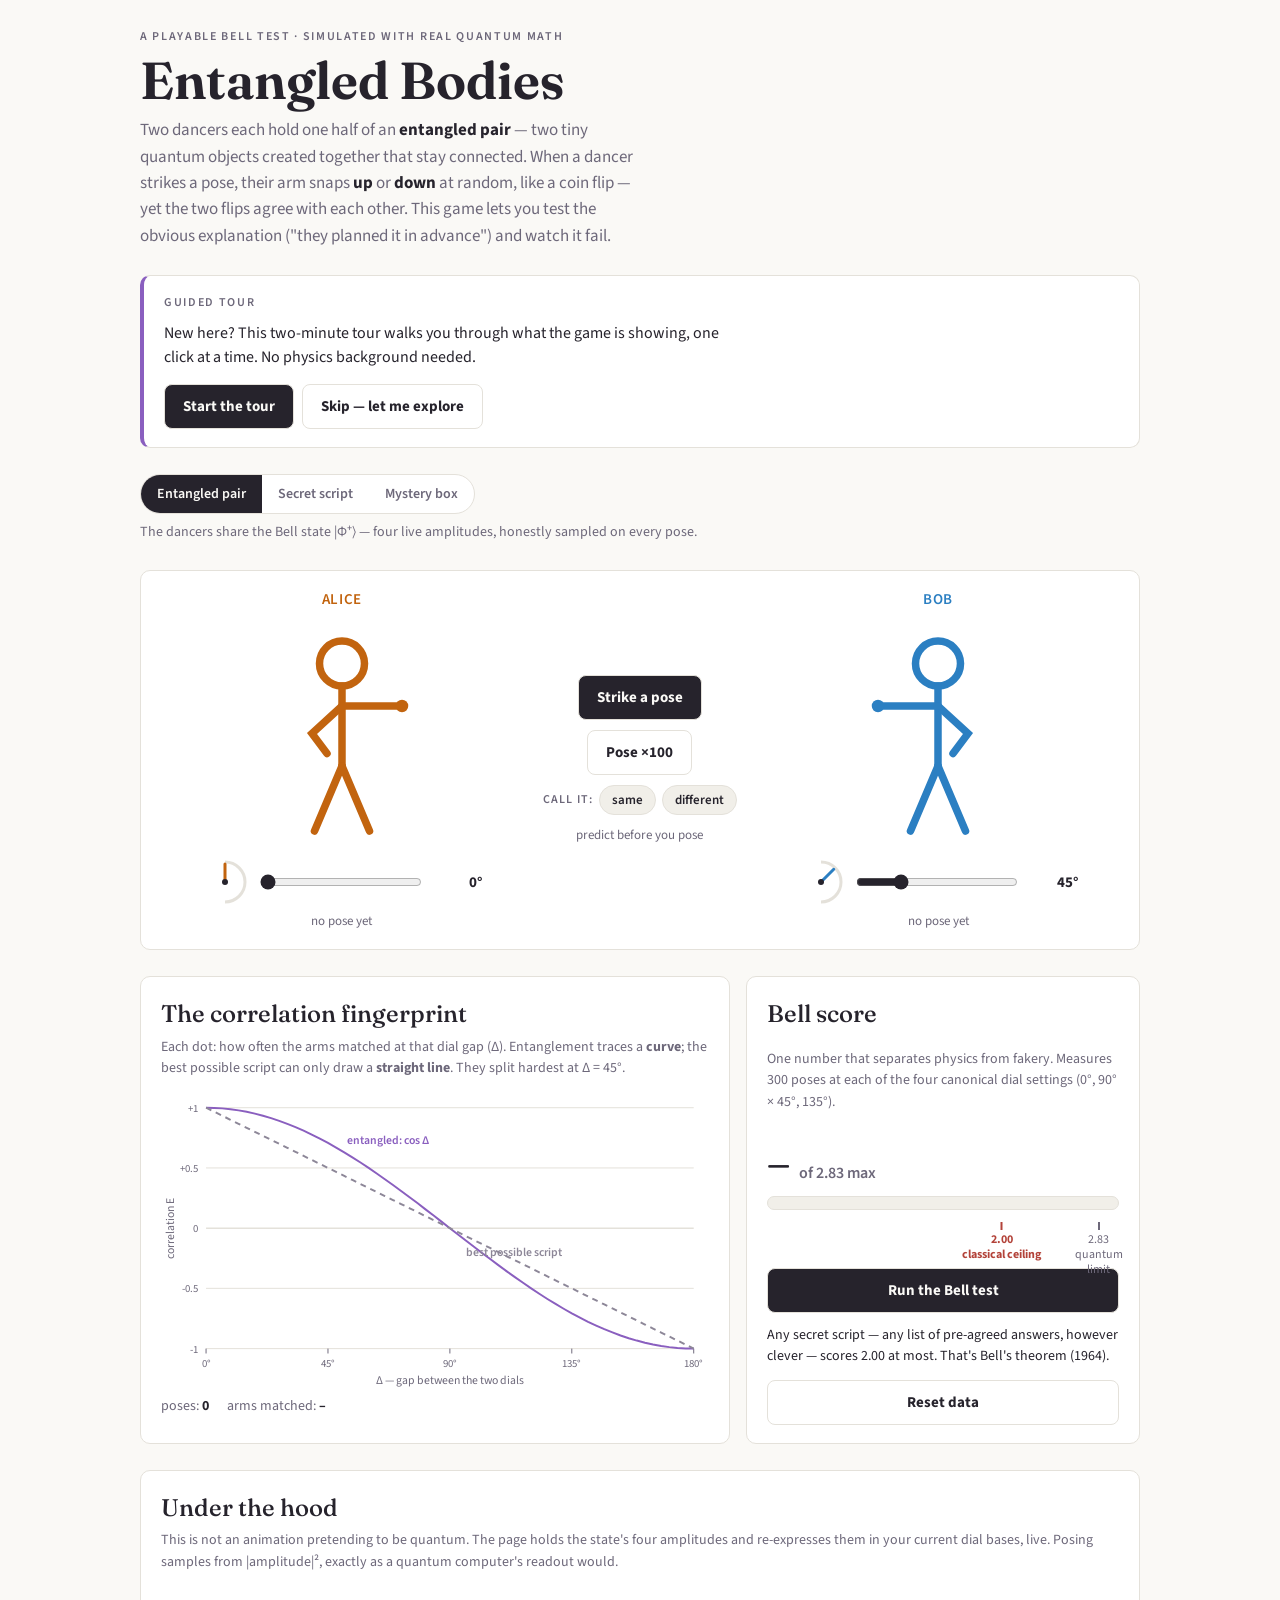
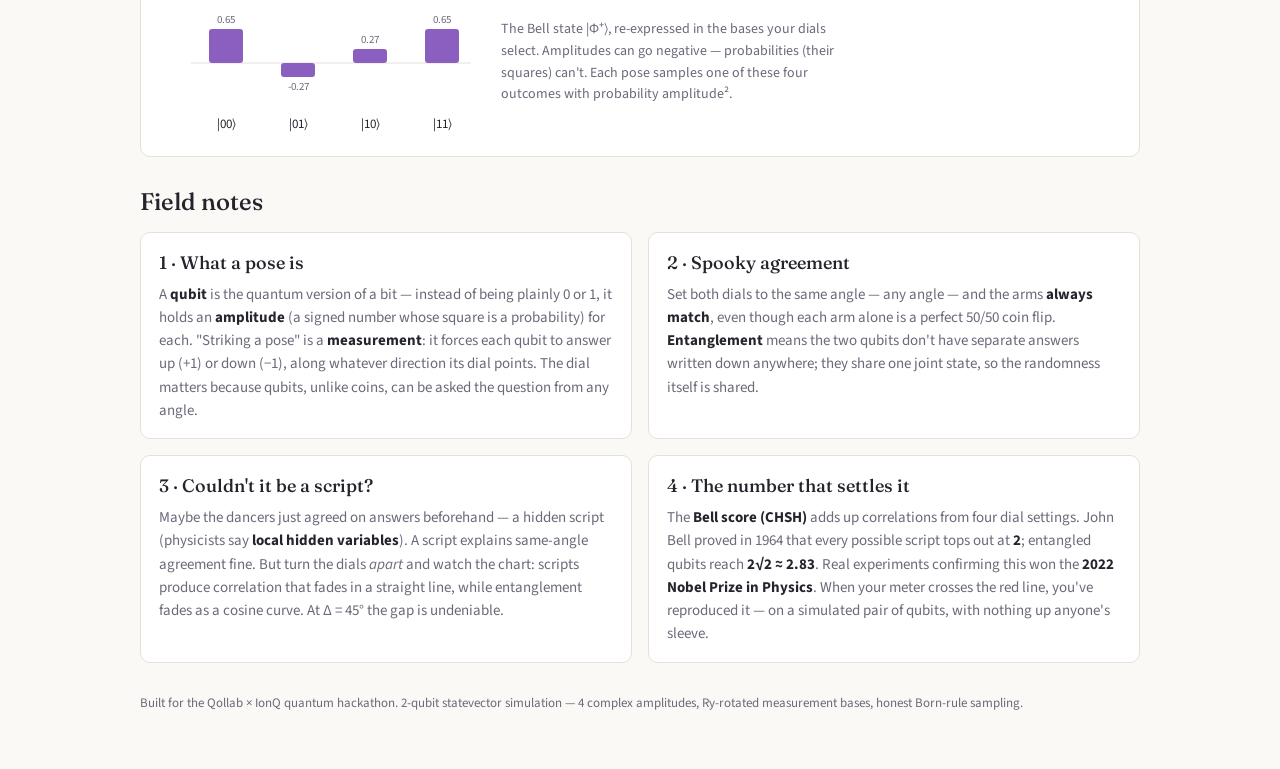
<file: index_3.html>
<!doctype html>
<html lang="en">
<head>
<meta charset="utf-8">
<meta name="viewport" content="width=device-width, initial-scale=1">
<title>Entangled Bodies</title>
<link rel="stylesheet" href="https://fonts.googleapis.com/css2?family=Fraunces:opsz,wght@9..144,500;9..144,640&family=Source+Sans+3:wght@400;600;700&display=swap">
<style>
/* Layout: a dark stage — two spotlit dancers up top, instruments (chart + meter) below, field notes last. */
:root{
  --bg:#faf9f6; --surface:#ffffff; --fg:#26232c; --muted:#6d687a; --line:#e4e1da;
  --alice:#C2640F; --bob:#2B7FC2; --curve-q:#8a5fbf; --curve-c:#8d8798;
  --ceiling:#b3433a; --ok:#2e7d4f; --chip:#f1efe9;
  --display:"Fraunces",Georgia,serif; --body:"Source Sans 3",system-ui,-apple-system,sans-serif;
}
@media (prefers-color-scheme: dark){
  :root:not([data-theme="light"]){
    --bg:#141318; --surface:#1d1c23; --fg:#ece9e2; --muted:#9b96a6; --line:#2e2c38;
    --alice:#D9761F; --bob:#3E8FC9; --curve-q:#a98fd6; --curve-c:#7b7589;
    --ceiling:#d9655b; --ok:#5cb884; --chip:#26242e;
    color-scheme:dark;
  }
}
:root[data-theme="dark"]{
  --bg:#141318; --surface:#1d1c23; --fg:#ece9e2; --muted:#9b96a6; --line:#2e2c38;
  --alice:#D9761F; --bob:#3E8FC9; --curve-q:#a98fd6; --curve-c:#7b7589;
  --ceiling:#d9655b; --ok:#5cb884; --chip:#26242e;
  color-scheme:dark;
}
*{box-sizing:border-box}
body{background:var(--bg);color:var(--fg);font-family:var(--body);font-size:16px;line-height:1.55;margin:0}
.wrap{max-width:1040px;margin:0 auto;padding-block:28px 56px;padding-inline:20px}
header.top{margin-bottom:22px}
.eyebrow{font-size:12px;letter-spacing:.14em;text-transform:uppercase;color:var(--muted);font-weight:600}
h1{font-family:var(--display);font-weight:640;font-size:clamp(34px,6vw,52px);line-height:1.05;margin:6px 0 10px;text-wrap:balance}
.lede{max-width:62ch;color:var(--muted);margin:0;font-size:17px}
.lede strong{color:var(--fg)}
h2{font-family:var(--display);font-weight:500;font-size:24px;margin:0 0 4px}
.panel{background:var(--surface);border:1px solid var(--line);border-radius:10px;padding:18px 20px}
.section{margin-top:26px}
.subnote{color:var(--muted);font-size:14px;margin:0 0 14px}

/* source picker */
.seg{display:inline-flex;border:1px solid var(--line);border-radius:999px;overflow:hidden;background:var(--surface)}
.seg button{appearance:none;border:0;background:transparent;color:var(--muted);font:600 14px var(--body);padding:9px 16px;cursor:pointer}
.seg button[aria-pressed="true"]{background:var(--fg);color:var(--bg)}
.seg button:focus-visible{outline:2px solid var(--bob);outline-offset:-2px}
.src-desc{color:var(--muted);font-size:14px;margin-top:8px;min-height:1.4em}

/* guided tour */
.tour{border-left:4px solid var(--curve-q)}
.tour-head{display:flex;justify-content:space-between;align-items:baseline;gap:10px;flex-wrap:wrap}
.tour-step{color:var(--muted);font-size:13px;font-variant-numeric:tabular-nums}
.tour-text{margin:8px 0 14px;max-width:72ch;font-size:16px}
.tour-btns{display:flex;gap:8px;flex-wrap:wrap}

/* stage */
.stage{display:grid;grid-template-columns:1fr auto 1fr;gap:16px;align-items:stretch}
@media (max-width:760px){.stage{grid-template-columns:1fr}}
.dancer{display:flex;flex-direction:column;align-items:center;gap:6px;min-width:0}
.dancer h3{margin:0;font:600 15px var(--body);letter-spacing:.04em;text-transform:uppercase}
.dancer.alice h3{color:var(--alice)} .dancer.bob h3{color:var(--bob)}
.figure{width:min(200px,60vw)}
.arm-sig{transition:transform .45s cubic-bezier(.34,1.45,.5,1)}
@media (prefers-reduced-motion: reduce){.arm-sig{transition:none}}
.dialrow{display:flex;align-items:center;gap:10px;width:100%;max-width:280px}
.dialrow svg{flex:0 0 auto}
.dialrow input[type=range]{flex:1;min-width:0;accent-color:var(--fg)}
.angle-read{font-variant-numeric:tabular-nums;font-weight:700;font-size:15px;min-width:3.2em;text-align:right}
.outcome{font-size:13px;color:var(--muted);min-height:1.3em;font-variant-numeric:tabular-nums}
.midcol{display:flex;flex-direction:column;justify-content:center;align-items:center;gap:10px;padding:8px 4px}
button.act{appearance:none;font:700 15px var(--body);border-radius:8px;border:1px solid var(--line);
  background:var(--fg);color:var(--bg);padding:11px 18px;cursor:pointer;white-space:nowrap}
button.act.ghost{background:var(--surface);color:var(--fg)}
button.act:focus-visible{outline:2px solid var(--bob);outline-offset:2px}
button.act:disabled{opacity:.45;cursor:default}
.callrow{display:flex;gap:6px;align-items:center;flex-wrap:wrap;justify-content:center}
.callrow .lbl{font-size:12px;letter-spacing:.1em;text-transform:uppercase;color:var(--muted);font-weight:600}
button.call{appearance:none;font:600 13px var(--body);border:1px solid var(--line);background:var(--chip);
  color:var(--fg);border-radius:999px;padding:5px 12px;cursor:pointer}
button.call[aria-pressed="true"]{border-color:var(--fg);background:var(--fg);color:var(--bg)}
.callstat{font-size:13px;color:var(--muted);font-variant-numeric:tabular-nums;min-height:1.3em;text-align:center}

/* results */
.results{display:grid;grid-template-columns:3fr 2fr;gap:16px;align-items:stretch}
@media (max-width:860px){.results{grid-template-columns:1fr}}
.chartbox{position:relative;min-width:0}
.chartbox svg{width:100%;height:auto;display:block}
.tip{position:absolute;pointer-events:none;background:var(--fg);color:var(--bg);font:600 12px var(--body);
  padding:4px 8px;border-radius:6px;transform:translate(-50%,-130%);white-space:nowrap;font-variant-numeric:tabular-nums}
.tally{display:flex;gap:18px;flex-wrap:wrap;color:var(--muted);font-size:14px;margin-top:8px}
.tally b{color:var(--fg);font-variant-numeric:tabular-nums}
.meterbox{display:flex;flex-direction:column;gap:12px}
.meter-val{font-family:var(--display);font-size:44px;font-weight:640;line-height:1;font-variant-numeric:tabular-nums}
.meter-val small{font-size:16px;color:var(--muted);font-family:var(--body);font-weight:600}
.meter-track{position:relative;height:14px;border-radius:7px;background:var(--chip);border:1px solid var(--line)}
.meter-fill{position:absolute;inset:0;border-radius:7px;background:var(--curve-q);width:0%;transition:width .6s ease;max-width:100%}
.meter-marks{position:relative;height:34px;font-size:12px;color:var(--muted)}
.mark{position:absolute;transform:translateX(-50%);text-align:center;line-height:1.25}
.mark::before{content:"";display:block;width:2px;height:8px;margin:0 auto 2px;background:currentColor}
.mark.ceiling{color:var(--ceiling);font-weight:700}
.verdict{font-size:14px;min-height:2.8em;margin:0}
.verdict.beat{color:var(--ok);font-weight:600}

/* under the hood */
.amps{display:grid;grid-template-columns:1fr;gap:4px}
.hood-grid{display:grid;grid-template-columns:auto 1fr;gap:20px;align-items:center}
@media (max-width:700px){.hood-grid{grid-template-columns:1fr}}
.hood-note{color:var(--muted);font-size:14px;max-width:48ch}
.sealed{font-size:14px;color:var(--muted);font-style:italic}

/* field notes */
.notes{display:grid;grid-template-columns:1fr 1fr;gap:16px}
@media (max-width:700px){.notes{grid-template-columns:1fr}}
.note{background:var(--surface);border:1px solid var(--line);border-radius:10px;padding:16px 18px}
.note h3{font-family:var(--display);font-weight:500;font-size:18px;margin:0 0 6px}
.note p{margin:0;font-size:15px;color:var(--muted)}
.note p b, .note p strong{color:var(--fg)}
footer{margin-top:30px;color:var(--muted);font-size:13px}
</style>
</head>
<body>


<div class="wrap">
<header class="top">
  <div class="eyebrow">A playable Bell test · simulated with real quantum math</div>
  <h1>Entangled Bodies</h1>
  <p class="lede">Two dancers each hold one half of an <strong>entangled pair</strong> — two tiny quantum objects created together that stay connected. When a dancer strikes a pose, their arm snaps <strong>up</strong> or <strong>down</strong> at random, like a coin flip — yet the two flips agree with each other. This game lets you test the obvious explanation ("they planned it in advance") and watch it fail.</p>
</header>

<section class="section panel tour" aria-label="Guided tour" id="tourBox">
  <div class="tour-head">
    <span class="eyebrow">Guided tour</span>
    <span class="tour-step" id="tourCount"></span>
  </div>
  <p class="tour-text" id="tourText"></p>
  <div class="tour-btns">
    <button class="act" id="tourNext">Start the tour</button>
    <button class="act ghost" id="tourSkip">Skip — let me explore</button>
  </div>
</section>

<section class="section" aria-label="Source">
  <div class="seg" role="group" aria-label="What the dancers share">
    <button id="src-q" aria-pressed="true">Entangled pair</button>
    <button id="src-c" aria-pressed="false">Secret script</button>
    <button id="src-m" aria-pressed="false">Mystery box</button>
  </div>
  <p class="src-desc" id="srcDesc">The dancers share the Bell state |Φ⁺⟩ — four live amplitudes, honestly sampled on every pose.</p>
</section>

<section class="section panel" aria-label="Stage">
  <div class="stage">
    <div class="dancer alice">
      <h3>Alice</h3>
      <svg class="figure" viewBox="0 0 160 190" aria-label="Alice dancer figure">
        <g stroke="var(--alice)" stroke-width="6" stroke-linecap="round" fill="none">
          <circle cx="80" cy="38" r="18" fill="var(--surface)"/>
          <line x1="80" y1="56" x2="80" y2="120"/>
          <line x1="80" y1="120" x2="58" y2="172"/>
          <line x1="80" y1="120" x2="102" y2="172"/>
          <path d="M80 72 L56 94 L68 110"/>
          <g id="armA" class="arm-sig" style="transform-origin:80px 72px">
            <line x1="80" y1="72" x2="128" y2="72"/>
            <circle cx="128" cy="72" r="5" fill="var(--alice)" stroke="none"/>
          </g>
        </g>
      </svg>
      <div class="dialrow">
        <svg width="46" height="46" viewBox="0 0 46 46" aria-hidden="true">
          <path d="M23 3 A20 20 0 0 1 23 43" fill="none" stroke="var(--line)" stroke-width="3"/>
          <line id="needleA" x1="23" y1="23" x2="23" y2="5" stroke="var(--alice)" stroke-width="3" stroke-linecap="round" style="transform-origin:23px 23px"/>
          <circle cx="23" cy="23" r="3" fill="var(--fg)"/>
        </svg>
        <input type="range" id="angleA" min="0" max="180" value="0" step="5" aria-label="Alice measurement angle">
        <span class="angle-read" id="readA">0°</span>
      </div>
      <div class="outcome" id="outA">no pose yet</div>
    </div>

    <div class="midcol">
      <button class="act" id="poseBtn">Strike a pose</button>
      <button class="act ghost" id="pose100Btn">Pose ×100</button>
      <div class="callrow">
        <span class="lbl">Call it:</span>
        <button class="call" id="callSame" aria-pressed="false">same</button>
        <button class="call" id="callDiff" aria-pressed="false">different</button>
      </div>
      <div class="callstat" id="callStat">predict before you pose</div>
    </div>

    <div class="dancer bob">
      <h3>Bob</h3>
      <svg class="figure" viewBox="0 0 160 190" aria-label="Bob dancer figure">
        <g stroke="var(--bob)" stroke-width="6" stroke-linecap="round" fill="none">
          <circle cx="80" cy="38" r="18" fill="var(--surface)"/>
          <line x1="80" y1="56" x2="80" y2="120"/>
          <line x1="80" y1="120" x2="58" y2="172"/>
          <line x1="80" y1="120" x2="102" y2="172"/>
          <path d="M80 72 L104 94 L92 110"/>
          <g id="armB" class="arm-sig" style="transform-origin:80px 72px">
            <line x1="80" y1="72" x2="32" y2="72"/>
            <circle cx="32" cy="72" r="5" fill="var(--bob)" stroke="none"/>
          </g>
        </g>
      </svg>
      <div class="dialrow">
        <svg width="46" height="46" viewBox="0 0 46 46" aria-hidden="true">
          <path d="M23 3 A20 20 0 0 1 23 43" fill="none" stroke="var(--line)" stroke-width="3"/>
          <line id="needleB" x1="23" y1="23" x2="23" y2="5" stroke="var(--bob)" stroke-width="3" stroke-linecap="round" style="transform-origin:23px 23px"/>
          <circle cx="23" cy="23" r="3" fill="var(--fg)"/>
        </svg>
        <input type="range" id="angleB" min="0" max="180" value="45" step="5" aria-label="Bob measurement angle">
        <span class="angle-read" id="readB">45°</span>
      </div>
      <div class="outcome" id="outB">no pose yet</div>
    </div>
  </div>
</section>

<section class="section">
  <div class="results">
    <div class="panel chartbox">
      <h2>The correlation fingerprint</h2>
      <p class="subnote">Each dot: how often the arms matched at that dial gap (Δ). Entanglement traces a <b>curve</b>; the best possible script can only draw a <b>straight line</b>. They split hardest at Δ = 45°.</p>
      <svg id="chart" viewBox="0 0 560 300" role="img" aria-label="Correlation versus angle difference"></svg>
      <div class="tally"><span>poses: <b id="tShots">0</b></span><span>arms matched: <b id="tSame">–</b></span></div>
      <div class="tip" id="tip" hidden></div>
    </div>
    <div class="panel meterbox">
      <h2>Bell score</h2>
      <p class="subnote">One number that separates physics from fakery. Measures 300 poses at each of the four canonical dial settings (0°, 90° × 45°, 135°).</p>
      <div class="meter-val"><span id="sVal">–</span> <small>of 2.83 max</small></div>
      <div class="meter-track"><div class="meter-fill" id="sFill"></div></div>
      <div class="meter-marks">
        <span class="mark ceiling" style="left:66.7%">2.00<br>classical ceiling</span>
        <span class="mark" style="left:94.3%">2.83<br>quantum limit</span>
      </div>
      <button class="act" id="bellBtn">Run the Bell test</button>
      <p class="verdict" id="verdict">Any secret script — any list of pre-agreed answers, however clever — scores 2.00 at most. That's Bell's theorem (1964).</p>
      <button class="act ghost" id="resetBtn">Reset data</button>
    </div>
  </div>
</section>

<section class="section panel" aria-label="Under the hood">
  <h2>Under the hood</h2>
  <p class="subnote">This is not an animation pretending to be quantum. The page holds the state's four amplitudes and re-expresses them in your current dial bases, live. Posing samples from |amplitude|², exactly as a quantum computer's readout would.</p>
  <div class="hood-grid">
    <svg id="ampSvg" width="320" height="150" viewBox="0 0 320 150" role="img" aria-label="Live amplitudes"></svg>
    <p class="hood-note" id="hoodNote"></p>
  </div>
</section>

<section class="section">
  <h2 style="margin-bottom:12px">Field notes</h2>
  <div class="notes">
    <div class="note"><h3>1 · What a pose is</h3>
      <p>A <b>qubit</b> is the quantum version of a bit — instead of being plainly 0 or 1, it holds an <b>amplitude</b> (a signed number whose square is a probability) for each. "Striking a pose" is a <b>measurement</b>: it forces each qubit to answer up (+1) or down (−1), along whatever direction its dial points. The dial matters because qubits, unlike coins, can be asked the question from any angle.</p></div>
    <div class="note"><h3>2 · Spooky agreement</h3>
      <p>Set both dials to the same angle — any angle — and the arms <b>always match</b>, even though each arm alone is a perfect 50/50 coin flip. <b>Entanglement</b> means the two qubits don't have separate answers written down anywhere; they share one joint state, so the randomness itself is shared.</p></div>
    <div class="note"><h3>3 · Couldn't it be a script?</h3>
      <p>Maybe the dancers just agreed on answers beforehand — a hidden script (physicists say <b>local hidden variables</b>). A script explains same-angle agreement fine. But turn the dials <i>apart</i> and watch the chart: scripts produce correlation that fades in a straight line, while entanglement fades as a cosine curve. At Δ = 45° the gap is undeniable.</p></div>
    <div class="note"><h3>4 · The number that settles it</h3>
      <p>The <b>Bell score (CHSH)</b> adds up correlations from four dial settings. John Bell proved in 1964 that every possible script tops out at <b>2</b>; entangled qubits reach <b>2√2 ≈ 2.83</b>. Real experiments confirming this won the <b>2022 Nobel Prize in Physics</b>. When your meter crosses the red line, you've reproduced it — on a simulated pair of qubits, with nothing up anyone's sleeve.</p></div>
  </div>
</section>

<footer>Built for the Qollab × IonQ quantum hackathon. 2-qubit statevector simulation — 4 complex amplitudes, Ry-rotated measurement bases, honest Born-rule sampling.</footer>
</div>

<script>
(function(){
"use strict";
// ---------- quantum core (verified: E = cos(a-b), CHSH = 2.828) ----------
var SQ=Math.SQRT1_2, D2R=Math.PI/180;
function ry(t){var c=Math.cos(t/2),s=Math.sin(t/2);return [[c,-s],[s,c]];}
// state: 4 real amplitudes (Phi+ with Ry stays real): |00>,|01>,|10>,|11>, Alice = left bit
function applyGate(st,U,q){
  var out=[0,0,0,0];
  for(var i=0;i<4;i++){
    var bit=q===0?(i>>1)&1:i&1;
    for(var b=0;b<2;b++){
      var j=q===0?((b<<1)|(i&1)):((i&2)|b);
      out[i]+=U[bit][b]*st[j];
    }
  }
  return out;
}
function measuredAmps(aDeg,bDeg){
  var st=[SQ,0,0,SQ];
  st=applyGate(st,ry(-aDeg*D2R),0);
  st=applyGate(st,ry(-bDeg*D2R),1);
  return st;
}
function quantumSample(a,b){
  var st=measuredAmps(a,b), p=st.map(function(x){return x*x;});
  var r=Math.random(),i=0;
  while(i<3&&r>p[i]){r-=p[i];i++;}
  return [((i>>1)&1)?-1:1,(i&1)?-1:1];
}
// best local-hidden-variable script: shared random direction lambda
function classicalSample(a,b){
  var lam=Math.random()*360;
  var sgn=function(x){return Math.cos(x*D2R)>=0?1:-1;};
  return [sgn(a-lam),sgn(b-lam)];
}

// ---------- state ----------
var source='quantum', mysteryActual=null, mysteryRevealed=false;
var NB=12, bins=[], shots=0, same=0;
var call=null, callsMade=0, callsRight=0;
function resetBins(){bins=[];for(var i=0;i<NB;i++)bins.push({sum:0,n:0});shots=0;same=0;}
resetBins();

function effSource(){return source==='mystery'?mysteryActual:source;}
function sample(a,b){return effSource()==='classical'?classicalSample(a,b):quantumSample(a,b);}

// ---------- dom ----------
function $(id){return document.getElementById(id);}
var angleA=$('angleA'),angleB=$('angleB');
function aVal(){return +angleA.value;} function bVal(){return +angleB.value;}

function fold(d){d=Math.abs(d)%360;if(d>180)d=360-d;return d;}

// ---------- dancers ----------
function setNeedles(){
  $('needleA').style.transform='rotate('+aVal()+'deg)';
  $('needleB').style.transform='rotate('+bVal()+'deg)';
  $('readA').textContent=aVal()+'°';
  $('readB').textContent=bVal()+'°';
}
function setArm(el,v){ // +1 up, -1 down, 0 neutral
  el.style.transform=v===0?'rotate(0deg)':'rotate('+(v>0?-55:55)+'deg)';
}

// ---------- recording ----------
function record(a,b,prod){
  var d=fold(a-b), idx=Math.min(NB-1,Math.floor(d/(180/NB)));
  bins[idx].sum+=prod;bins[idx].n++;
  shots++;if(prod>0)same++;
}
function updateTally(){
  $('tShots').textContent=shots;
  $('tSame').textContent=shots?Math.round(100*same/shots)+'%':'–';
}

// ---------- chart ----------
var CW=560,CH=300,ML=46,MR=16,MT=14,MB=40;
function xOf(d){return ML+(d/180)*(CW-ML-MR);}
function yOf(e){return MT+(1-(e+1)/2)*(CH-MT-MB);}
function curvePath(fn){
  var pts=[];
  for(var d=0;d<=180;d+=3)pts.push((d?'L':'M')+xOf(d).toFixed(1)+' '+yOf(fn(d)).toFixed(1));
  return pts.join(' ');
}
function drawChart(){
  var s='';
  // grid + axes
  [-1,-0.5,0,0.5,1].forEach(function(e){
    var y=yOf(e);
    s+='<line x1="'+ML+'" y1="'+y+'" x2="'+(CW-MR)+'" y2="'+y+'" stroke="var(--line)" stroke-width="'+(e===0?1.5:1)+'"/>';
    s+='<text x="'+(ML-8)+'" y="'+(y+4)+'" text-anchor="end" font-size="11" fill="var(--muted)" font-family="var(--body)">'+(e>0?'+':'')+e+'</text>';
  });
  [0,45,90,135,180].forEach(function(d){
    var x=xOf(d);
    s+='<line x1="'+x+'" y1="'+(CH-MB)+'" x2="'+x+'" y2="'+(CH-MB+5)+'" stroke="var(--muted)"/>';
    s+='<text x="'+x+'" y="'+(CH-MB+19)+'" text-anchor="middle" font-size="11" fill="var(--muted)" font-family="var(--body)">'+d+'°</text>';
  });
  s+='<text x="'+((ML+CW-MR)/2)+'" y="'+(CH-4)+'" text-anchor="middle" font-size="12" fill="var(--muted)" font-family="var(--body)">Δ — gap between the two dials</text>';
  s+='<text transform="translate(13 '+((MT+CH-MB)/2)+') rotate(-90)" text-anchor="middle" font-size="12" fill="var(--muted)" font-family="var(--body)">correlation E</text>';
  // reference curves
  s+='<path d="'+curvePath(function(d){return Math.cos(d*D2R);})+'" fill="none" stroke="var(--curve-q)" stroke-width="2"/>';
  s+='<path d="'+curvePath(function(d){return 1-2*d/180;})+'" fill="none" stroke="var(--curve-c)" stroke-width="2" stroke-dasharray="6 5"/>';
  s+='<text x="'+(xOf(52))+'" y="'+(yOf(Math.cos(52*D2R))-10)+'" font-size="12" font-weight="600" fill="var(--curve-q)" font-family="var(--body)">entangled: cos Δ</text>';
  s+='<text x="'+(xOf(96))+'" y="'+(yOf(1-2*96/180)+20)+'" font-size="12" font-weight="600" fill="var(--curve-c)" font-family="var(--body)">best possible script</text>';
  // data dots
  for(var i=0;i<NB;i++){
    if(!bins[i].n)continue;
    var d=(i+0.5)*(180/NB), e=bins[i].sum/bins[i].n;
    s+='<circle cx="'+xOf(d).toFixed(1)+'" cy="'+yOf(e).toFixed(1)+'" r="5.5" fill="var(--fg)" stroke="var(--surface)" stroke-width="2" data-bin="'+i+'" style="cursor:pointer"/>';
  }
  $('chart').innerHTML=s;
}
// tooltip
$('chart').addEventListener('mousemove',function(ev){
  var t=ev.target,tip=$('tip');
  if(t.tagName==='circle'&&t.hasAttribute('data-bin')){
    var i=+t.getAttribute('data-bin'),bw=180/NB;
    tip.textContent='Δ '+(i*bw)+'–'+((i+1)*bw)+'° · E = '+(bins[i].sum/bins[i].n).toFixed(2)+' · n = '+bins[i].n;
    var r=$('chart').getBoundingClientRect(),cr=t.getBoundingClientRect();
    tip.style.left=(cr.left+cr.width/2-r.left)+'px';
    tip.style.top=(cr.top-r.top+14)+'px';
    tip.hidden=false;
  } else tip.hidden=true;
});
$('chart').addEventListener('mouseleave',function(){$('tip').hidden=true;});

// ---------- amplitudes panel ----------
function drawAmps(){
  var svg=$('ampSvg'),note=$('hoodNote'),src=source;
  if(src==='mystery'&&!mysteryRevealed){
    svg.innerHTML='<text x="160" y="80" text-anchor="middle" font-size="13" fill="var(--muted)" font-family="var(--body)" font-style="italic">sealed until you reveal the mystery box</text>';
    note.textContent='No peeking. Decide from the evidence — the chart and the Bell score — then reveal.';
    return;
  }
  var eff=effSource();
  if(eff==='classical'){
    svg.innerHTML='<text x="160" y="72" text-anchor="middle" font-size="13" fill="var(--muted)" font-family="var(--body)">no amplitudes here —</text>'+
      '<text x="160" y="92" text-anchor="middle" font-size="13" fill="var(--muted)" font-family="var(--body)">just a hidden script: A = sign cos(a−λ)</text>';
    note.textContent='In script mode the dancers carry pre-agreed answers (a shared random direction λ). It imitates quantum correlation as well as anything classical can — which is exactly what the Bell test exposes.';
    return;
  }
  var amps=measuredAmps(aVal(),bVal());
  var labels=['|00⟩','|01⟩','|10⟩','|11⟩'];
  var zero=75,hmax=52,bw=34,gap=38,x0=48,s='';
  s+='<line x1="30" y1="'+zero+'" x2="310" y2="'+zero+'" stroke="var(--line)"/>';
  for(var i=0;i<4;i++){
    var x=x0+i*(bw+gap),h=amps[i]*hmax;
    var y=h>=0?zero-h:zero, hh=Math.abs(h);
    s+='<rect x="'+x+'" y="'+y.toFixed(1)+'" width="'+bw+'" height="'+Math.max(hh,0.5).toFixed(1)+'" rx="3" fill="var(--curve-q)"/>';
    s+='<text x="'+(x+bw/2)+'" y="140" text-anchor="middle" font-size="13" fill="var(--fg)" font-family="var(--body)">'+labels[i]+'</text>';
    s+='<text x="'+(x+bw/2)+'" y="'+(h>=0?(zero-h-6):(zero+hh+13)).toFixed(1)+'" text-anchor="middle" font-size="11" fill="var(--muted)" font-family="var(--body)">'+amps[i].toFixed(2)+'</text>';
  }
  svg.innerHTML=s;
  note.textContent='The Bell state |Φ⁺⟩, re-expressed in the bases your dials select. Amplitudes can go negative — probabilities (their squares) can\'t. Each pose samples one of these four outcomes with probability amplitude².';
}

// ---------- actions ----------
function clearCall(){call=null;$('callSame').setAttribute('aria-pressed','false');$('callDiff').setAttribute('aria-pressed','false');}
$('callSame').addEventListener('click',function(){call='same';this.setAttribute('aria-pressed','true');$('callDiff').setAttribute('aria-pressed','false');});
$('callDiff').addEventListener('click',function(){call='diff';this.setAttribute('aria-pressed','true');$('callSame').setAttribute('aria-pressed','false');});

function pose(){
  var a=aVal(),b=bVal(),r=sample(a,b);
  setArm($('armA'),r[0]);setArm($('armB'),r[1]);
  $('outA').textContent='arm '+(r[0]>0?'UP (+1)':'DOWN (−1)');
  $('outB').textContent='arm '+(r[1]>0?'UP (+1)':'DOWN (−1)');
  record(a,b,r[0]*r[1]);
  if(call){
    callsMade++;
    var matched=r[0]*r[1]>0, right=(call==='same')===matched;
    if(right)callsRight++;
    $('callStat').textContent=(right?'✓ called it':'✗ missed')+' · '+callsRight+'/'+callsMade+' right';
    clearCall();
  }
  updateTally();drawChart();
}
$('poseBtn').addEventListener('click',pose);
$('pose100Btn').addEventListener('click',function(){
  var a=aVal(),b=bVal(),last=[1,1];
  for(var k=0;k<100;k++){last=sample(a,b);record(a,b,last[0]*last[1]);}
  setArm($('armA'),last[0]);setArm($('armB'),last[1]);
  $('outA').textContent='last of 100: '+(last[0]>0?'UP':'DOWN');
  $('outB').textContent='last of 100: '+(last[1]>0?'UP':'DOWN');
  updateTally();drawChart();
});

$('bellBtn').addEventListener('click',function(){
  var settings=[[0,45,1],[90,45,1],[90,135,1],[0,135,-1]],S=0,N=300;
  settings.forEach(function(st){
    var sum=0;
    for(var k=0;k<N;k++){var r=sample(st[0],st[1]);sum+=r[0]*r[1];record(st[0],st[1],r[0]*r[1]);}
    S+=st[2]*(sum/N);
  });
  $('sVal').textContent=S.toFixed(2);
  $('sFill').style.width=Math.max(0,Math.min(100,(S/3)*100))+'%';
  var v=$('verdict');
  if(S>2.05){v.textContent='S = '+S.toFixed(2)+' — above the classical ceiling. No script, no pre-agreed answers, no local trick can score this. These two share one quantum state.';v.className='verdict beat';}
  else{v.textContent='S = '+S.toFixed(2)+' — within classical reach. A humble script could do this; nothing here requires entanglement.';v.className='verdict';}
  updateTally();drawChart();
});

$('resetBtn').addEventListener('click',function(){
  resetBins();updateTally();drawChart();
  $('sVal').textContent='–';$('sFill').style.width='0%';
  $('verdict').textContent='Any secret script — any list of pre-agreed answers, however clever — scores 2.00 at most. That\'s Bell\'s theorem (1964).';
  $('verdict').className='verdict';
  callsMade=0;callsRight=0;$('callStat').textContent='predict before you pose';clearCall();
  setArm($('armA'),0);setArm($('armB'),0);
  $('outA').textContent='no pose yet';$('outB').textContent='no pose yet';
});

// ---------- source switching ----------
var descs={
  quantum:'The dancers share the Bell state |Φ⁺⟩ — four live amplitudes, honestly sampled on every pose.',
  classical:'The dancers carry a secret script: pre-agreed answers from a shared random direction. The best fake that physics allows.',
  mystery:'One of the two, chosen at random and hidden. Gather evidence, then reveal.'
};
function setSource(s){
  source=s;
  $('src-q').setAttribute('aria-pressed',s==='quantum');
  $('src-c').setAttribute('aria-pressed',s==='classical');
  $('src-m').setAttribute('aria-pressed',s==='mystery');
  if(s==='mystery'){
    mysteryActual=Math.random()<0.5?'quantum':'classical';
    mysteryRevealed=false;
    $('srcDesc').innerHTML=descs.mystery+' <button class="call" id="revealBtn">reveal</button>';
    $('revealBtn').addEventListener('click',function(){
      mysteryRevealed=true;
      $('srcDesc').textContent='The box held: '+(mysteryActual==='quantum'?'an ENTANGLED PAIR.':'a SECRET SCRIPT.')+' Did the evidence tell you?';
      drawAmps();
    });
  } else {
    $('srcDesc').textContent=descs[s];
  }
  $('resetBtn').click();
  drawAmps();
}
$('src-q').addEventListener('click',function(){setSource('quantum');});
$('src-c').addEventListener('click',function(){setSource('classical');});
$('src-m').addEventListener('click',function(){setSource('mystery');});

// ---------- live updates ----------
function onDial(){setNeedles();drawAmps();}
angleA.addEventListener('input',onDial);
angleB.addEventListener('input',onDial);

// ---------- guided tour ----------
var TOUR=[
 {t:"The setup, in plain words: a machine makes two tiny quantum particles together and hands one to each dancer. Each particle is a qubit — a quantum bit. Unlike a normal bit, a qubit only becomes 0 or 1 when you ask it, and you can ask the question from different angles. The dial under each dancer IS that angle, and 'striking a pose' is asking. The answer is always just arm UP (+1) or arm DOWN (−1).",
  s:function(){}},
 {t:"Both dials are now set to 0° — the dancers are asking their qubits the exact same question. Click 'Strike a pose' five or six times and watch the arms. Each dancer's answer is random... but the two of them ALWAYS match. Hit Next once you've seen it happen.",
  s:function(){angleA.value=0;angleB.value=0;onDial();}},
 {t:"That always-matching is the whole mystery. The sensible explanation: the two particles secretly agreed on their answers before they were separated — a script. Einstein believed something like this. It sounds completely reasonable. Your job for the rest of the tour is to catch the script red-handed.",
  s:function(){}},
 {t:"Bob's dial just moved to 90° — he's now asking a DIFFERENT question than Alice. Strike a few poses: the arms only match about half the time now. So the gap between the two dials (called Δ, 'delta') controls how often they agree. That gap is the knob that will expose the truth.",
  s:function(){angleA.value=0;angleB.value=90;onDial();}},
 {t:"Time to collect evidence. Click 'Pose ×100', then move one dial to a new angle and click it again — try four or five different gaps. Each dot on the chart below shows how correlated the answers were at that gap. Your dots should hug the solid CURVE, the one labeled 'entangled'.",
  s:function(){}},
 {t:"Now meet the imposter. The dancers just switched to 'Secret script' mode — pre-agreed answers, the best fake that's physically possible — and your data was cleared. Do exactly what you did before: Pose ×100 at several different gaps. This time the dots follow the dashed STRAIGHT LINE. Same game, different fingerprint — and no script can ever bend into a curve.",
  s:function(){setSource('classical');}},
 {t:"Back to the real entangled pair (data cleared again). Click 'Run the Bell test' — it strikes 300 poses at each of four special dial settings and combines the results into one score. In 1964, John Bell proved that ANY script scores at most 2.00. Watch the meter break the red ceiling.",
  s:function(){setSource('quantum');}},
 {t:"And that's the whole story: a curve no straight line can imitate, and a score no script can reach. The two qubits never carried hidden answers — they share one quantum state, so the randomness itself is shared. Real versions of this experiment won the 2022 Nobel Prize in Physics. Try the Mystery box to test yourself, and read the field notes at the bottom. Tour complete!",
  s:function(){}}
];
var tourAt=-1;
function tourShow(){
  $('tourText').textContent=TOUR[tourAt].t;
  $('tourCount').textContent='step '+(tourAt+1)+' of '+TOUR.length;
  $('tourNext').textContent=tourAt===TOUR.length-1?'Finish':'Next';
  TOUR[tourAt].s();
}
$('tourNext').addEventListener('click',function(){
  tourAt++;
  if(tourAt>=TOUR.length){$('tourBox').hidden=true;return;}
  $('tourSkip').textContent='Skip the rest';
  tourShow();
});
$('tourSkip').addEventListener('click',function(){$('tourBox').hidden=true;});

// ---------- boot ----------
function start(){
  setNeedles();drawChart();drawAmps();updateTally();
  $('tourText').textContent='New here? This two-minute tour walks you through what the game is showing, one click at a time. No physics background needed.';
  $('tourCount').textContent='';
}
if(window.claude&&window.claude.hot&&window.claude.hot.ready){window.claude.hot.ready(start);}else{start();}
})();
</script>

</body>
</html>
</file>
